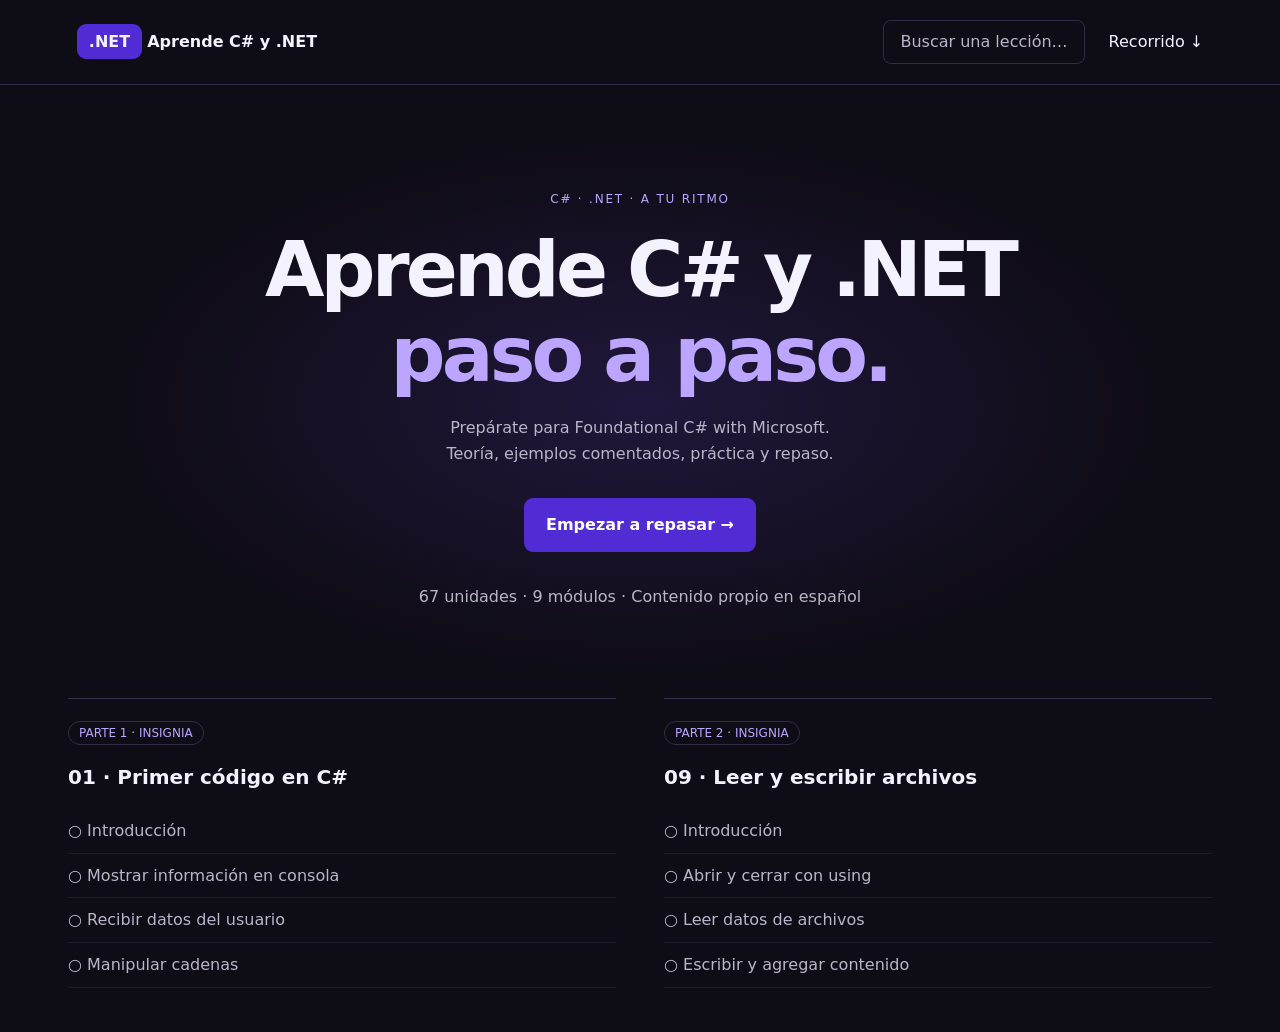
<file: design/aprende-csharp-dotnet/01-recorrido.html>
<!doctype html>
<html lang="es-EC">
<head>
<meta charset="utf-8">
<meta name="viewport" content="width=device-width, initial-scale=1">
<title>Recorrido por insignias · Aprende C# y .NET</title>
<style>
:root {
  color-scheme: dark;
  --brand: #512bd4;
  --accent: #bba5ff;
  --bg: #0e0c15;
  --panel: #181421;
  --text: #f5f2ff;
  --muted: #bbb5c9;
  --line: #342b47;
}
* { box-sizing: border-box; }
body { margin: 0; background: var(--bg); color: var(--text); font-family: system-ui, sans-serif; line-height: 1.6; }
a { color: inherit; text-decoration: none; }
a:focus-visible, button:focus-visible { outline: 3px solid var(--accent); outline-offset: 5px; }
header { padding: 20px 6%; border-bottom: 1px solid var(--line); display: flex; align-items: center; gap: 24px; }
.mark { background: var(--brand); padding: 8px 12px; border-radius: 9px; font-weight: 800; }
.search { color: var(--muted); padding: 8px 16px; border: 1px solid var(--line); border-radius: 8px; margin-left: auto; }
main { max-width: 1200px; margin: auto; padding: 28px; }
.hero { padding: 72px 0; text-align: center; background: radial-gradient(ellipse at center, #21173b, transparent 65%); }
.eyebrow { color: var(--accent); letter-spacing: .15em; font-size: 12px; text-transform: uppercase; }
h1 { font-size: clamp(42px, 6vw, 78px); line-height: 1.1; letter-spacing: -.05em; margin: 18px 0; }
h1 span { color: var(--accent); }
p { color: var(--muted); }
.cta { display: inline-block; background: var(--brand); color: white; padding: 14px 22px; border-radius: 9px; font-weight: 700; margin: 16px 0; }
.catalog { display: grid; grid-template-columns: 1fr 1fr; gap: 48px; }
.module { border-top: 1px solid var(--line); padding-top: 20px; }
h2 { font-size: 20px; } h3 { color: var(--accent); font-size: 17px; }
ul { list-style: none; padding: 0; }
li { border-bottom: 1px solid #201b2b; padding: 9px 0; color: var(--muted); }
li a:hover { color: var(--text); }
.badge { color: var(--accent); font-size: 12px; border: 1px solid var(--line); border-radius: 20px; padding: 4px 10px; }
pre { padding: 24px; background: #100c1a; border: 1px solid var(--line); border-radius: 12px; overflow: auto; }
.layout { display: grid; grid-template-columns: 260px 1fr; gap: 40px; }
footer { color: var(--muted); border-top: 1px solid var(--line); padding: 26px; font-size: 13px; }
@media(max-width:700px) { .catalog,.layout { grid-template-columns: 1fr; } .search { display:none; } .hero { padding:36px 0; } }
@media(prefers-reduced-motion:reduce) { * { scroll-behavior:auto; } }
</style>
</head>
<body id="inicio">
<header><a href="#inicio"><span class="mark">.NET</span> <strong>Aprende C# y .NET</strong></a><span class="search">Buscar una lección…</span><a href="#leccion">Recorrido ↓</a></header>
<main><section class="hero"><span class="eyebrow">C# · .NET · A TU RITMO</span><h1>Aprende C# y .NET<br><span>paso a paso.</span></h1><p>Prepárate para Foundational C# with Microsoft.<br>Teoría, ejemplos comentados, práctica y repaso.</p><a class="cta" href="#leccion">Empezar a repasar →</a><p>67 unidades · 9 módulos · Contenido propio en español</p></section><div class="catalog">
<section class="module"><span class="badge">PARTE 1 · INSIGNIA</span><h2>01 · Primer código en C#</h2><ul><li><a href="#leccion">○ Introducción</a></li><li><a href="#leccion">○ Mostrar información en consola</a></li><li><a href="#leccion">○ Recibir datos del usuario</a></li><li><a href="#leccion">○ Manipular cadenas</a></li></ul></section>
<section class="module"><span class="badge">PARTE 2 · INSIGNIA</span><h2>09 · Leer y escribir archivos</h2><ul><li><a href="#leccion">○ Introducción</a></li><li><a href="#leccion">○ Abrir y cerrar con using</a></li><li><a href="#leccion">○ Leer datos de archivos</a></li><li><a href="#leccion">○ Escribir y agregar contenido</a></li></ul></section></div></main>
</body>
</html>
</file>
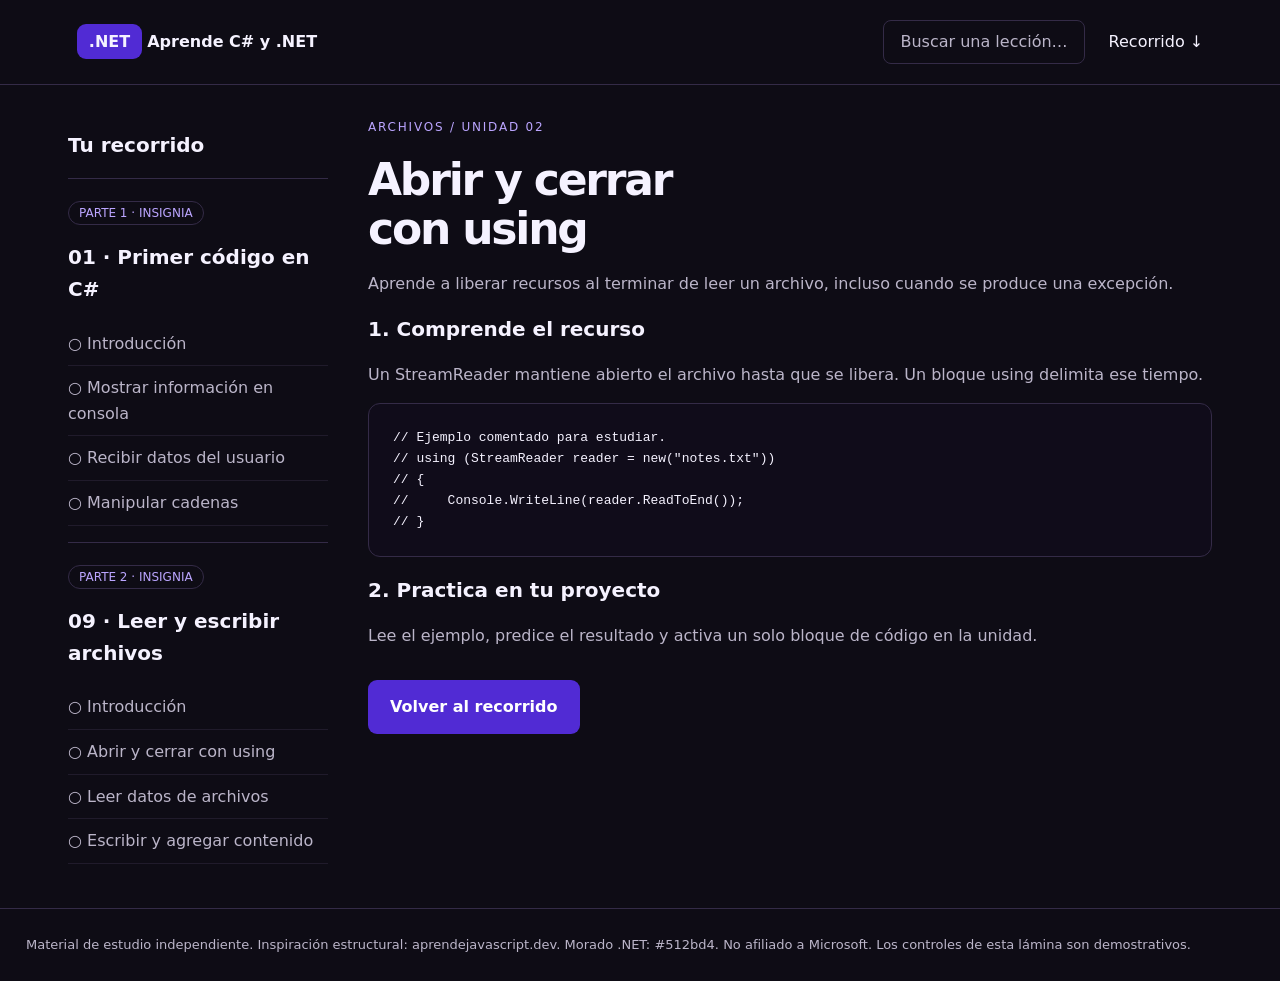
<file: design/aprende-csharp-dotnet/02-lector.html>
<!doctype html>
<html lang="es-EC">
<head>
<meta charset="utf-8">
<meta name="viewport" content="width=device-width, initial-scale=1">
<title>Lector enfocado · Aprende C# y .NET</title>
<style>
:root {
  color-scheme: dark;
  --brand: #512bd4;
  --accent: #bba5ff;
  --bg: #0e0c15;
  --panel: #181421;
  --text: #f5f2ff;
  --muted: #bbb5c9;
  --line: #342b47;
}
* { box-sizing: border-box; }
body { margin: 0; background: var(--bg); color: var(--text); font-family: system-ui, sans-serif; line-height: 1.6; }
a { color: inherit; text-decoration: none; }
a:focus-visible, button:focus-visible { outline: 3px solid var(--accent); outline-offset: 5px; }
header { padding: 20px 6%; border-bottom: 1px solid var(--line); display: flex; align-items: center; gap: 24px; }
.mark { background: var(--brand); padding: 8px 12px; border-radius: 9px; font-weight: 800; }
.search { color: var(--muted); padding: 8px 16px; border: 1px solid var(--line); border-radius: 8px; margin-left: auto; }
main { max-width: 1200px; margin: auto; padding: 28px; }
.hero { padding: 72px 0; text-align: center; background: radial-gradient(ellipse at center, #21173b, transparent 65%); }
.eyebrow { color: var(--accent); letter-spacing: .15em; font-size: 12px; text-transform: uppercase; }
h1 { font-size: clamp(42px, 6vw, 78px); line-height: 1.1; letter-spacing: -.05em; margin: 18px 0; }
h1 span { color: var(--accent); }
p { color: var(--muted); }
.cta { display: inline-block; background: var(--brand); color: white; padding: 14px 22px; border-radius: 9px; font-weight: 700; margin: 16px 0; }
.catalog { display: grid; grid-template-columns: 1fr 1fr; gap: 48px; }
.module { border-top: 1px solid var(--line); padding-top: 20px; }
h2 { font-size: 20px; } h3 { color: var(--accent); font-size: 17px; }
ul { list-style: none; padding: 0; }
li { border-bottom: 1px solid #201b2b; padding: 9px 0; color: var(--muted); }
li a:hover { color: var(--text); }
.badge { color: var(--accent); font-size: 12px; border: 1px solid var(--line); border-radius: 20px; padding: 4px 10px; }
pre { padding: 24px; background: #100c1a; border: 1px solid var(--line); border-radius: 12px; overflow: auto; }
.layout { display: grid; grid-template-columns: 260px 1fr; gap: 40px; }
footer { color: var(--muted); border-top: 1px solid var(--line); padding: 26px; font-size: 13px; }
@media(max-width:700px) { .catalog,.layout { grid-template-columns: 1fr; } .search { display:none; } .hero { padding:36px 0; } }
@media(prefers-reduced-motion:reduce) { * { scroll-behavior:auto; } }
</style>
</head>
<body id="inicio">
<header><a href="#inicio"><span class="mark">.NET</span> <strong>Aprende C# y .NET</strong></a><span class="search">Buscar una lección…</span><a href="#leccion">Recorrido ↓</a></header>
<main><div class="layout"><aside><h2>Tu recorrido</h2>
<section class="module"><span class="badge">PARTE 1 · INSIGNIA</span><h2>01 · Primer código en C#</h2><ul><li><a href="#leccion">○ Introducción</a></li><li><a href="#leccion">○ Mostrar información en consola</a></li><li><a href="#leccion">○ Recibir datos del usuario</a></li><li><a href="#leccion">○ Manipular cadenas</a></li></ul></section>
<section class="module"><span class="badge">PARTE 2 · INSIGNIA</span><h2>09 · Leer y escribir archivos</h2><ul><li><a href="#leccion">○ Introducción</a></li><li><a href="#leccion">○ Abrir y cerrar con using</a></li><li><a href="#leccion">○ Leer datos de archivos</a></li><li><a href="#leccion">○ Escribir y agregar contenido</a></li></ul></section></aside><article id="leccion"><span class="eyebrow">ARCHIVOS / UNIDAD 02</span><h1 style="font-size:44px">Abrir y cerrar<br>con using</h1><p>Aprende a liberar recursos al terminar de leer un archivo, incluso cuando se produce una excepción.</p><h2>1. Comprende el recurso</h2><p>Un StreamReader mantiene abierto el archivo hasta que se libera. Un bloque using delimita ese tiempo.</p><pre><code>// Ejemplo comentado para estudiar.
// using (StreamReader reader = new("notes.txt"))
// {
//     Console.WriteLine(reader.ReadToEnd());
// }</code></pre><h2>2. Practica en tu proyecto</h2><p>Lee el ejemplo, predice el resultado y activa un solo bloque de código en la unidad.</p><a class="cta" href="#inicio">Volver al recorrido</a></article></div></main>
<footer>Material de estudio independiente. Inspiración estructural: aprendejavascript.dev. Morado .NET: #512bd4. No afiliado a Microsoft. Los controles de esta lámina son demostrativos.</footer>
</body>
</html>
</file>
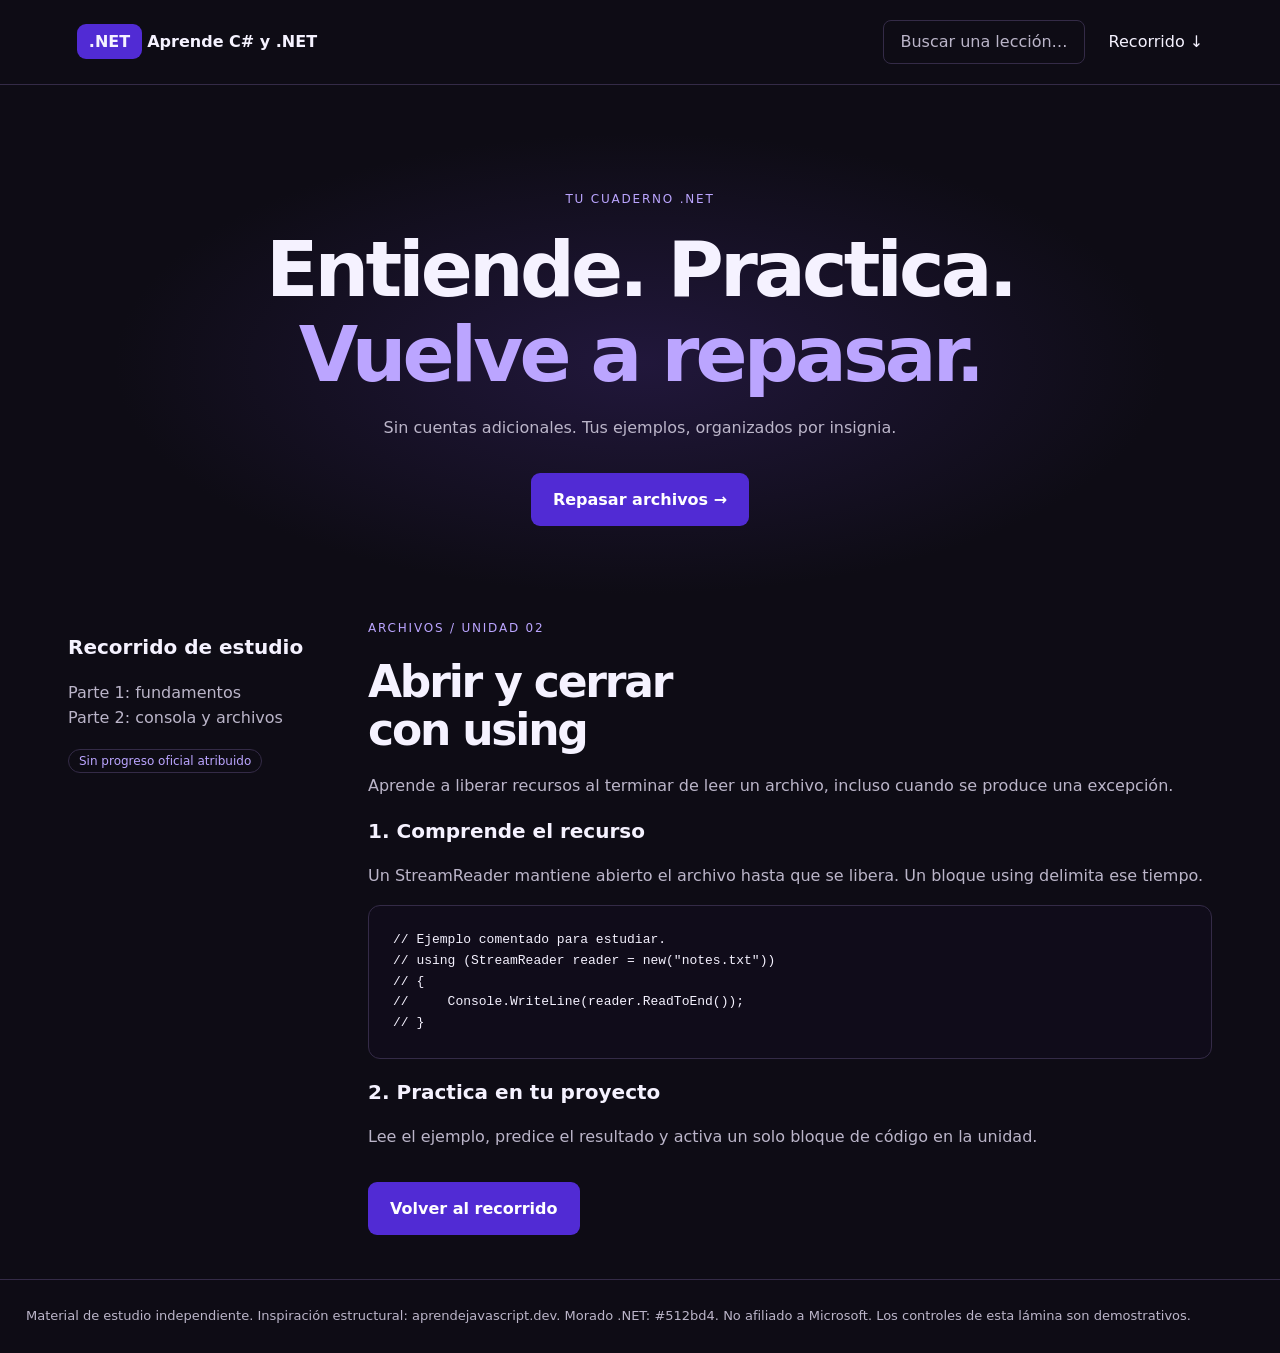
<file: design/aprende-csharp-dotnet/03-cuaderno.html>
<!doctype html>
<html lang="es-EC">
<head>
<meta charset="utf-8">
<meta name="viewport" content="width=device-width, initial-scale=1">
<title>Cuaderno de repaso · Aprende C# y .NET</title>
<style>
:root {
  color-scheme: dark;
  --brand: #512bd4;
  --accent: #bba5ff;
  --bg: #0e0c15;
  --panel: #181421;
  --text: #f5f2ff;
  --muted: #bbb5c9;
  --line: #342b47;
}
* { box-sizing: border-box; }
body { margin: 0; background: var(--bg); color: var(--text); font-family: system-ui, sans-serif; line-height: 1.6; }
a { color: inherit; text-decoration: none; }
a:focus-visible, button:focus-visible { outline: 3px solid var(--accent); outline-offset: 5px; }
header { padding: 20px 6%; border-bottom: 1px solid var(--line); display: flex; align-items: center; gap: 24px; }
.mark { background: var(--brand); padding: 8px 12px; border-radius: 9px; font-weight: 800; }
.search { color: var(--muted); padding: 8px 16px; border: 1px solid var(--line); border-radius: 8px; margin-left: auto; }
main { max-width: 1200px; margin: auto; padding: 28px; }
.hero { padding: 72px 0; text-align: center; background: radial-gradient(ellipse at center, #21173b, transparent 65%); }
.eyebrow { color: var(--accent); letter-spacing: .15em; font-size: 12px; text-transform: uppercase; }
h1 { font-size: clamp(42px, 6vw, 78px); line-height: 1.1; letter-spacing: -.05em; margin: 18px 0; }
h1 span { color: var(--accent); }
p { color: var(--muted); }
.cta { display: inline-block; background: var(--brand); color: white; padding: 14px 22px; border-radius: 9px; font-weight: 700; margin: 16px 0; }
.catalog { display: grid; grid-template-columns: 1fr 1fr; gap: 48px; }
.module { border-top: 1px solid var(--line); padding-top: 20px; }
h2 { font-size: 20px; } h3 { color: var(--accent); font-size: 17px; }
ul { list-style: none; padding: 0; }
li { border-bottom: 1px solid #201b2b; padding: 9px 0; color: var(--muted); }
li a:hover { color: var(--text); }
.badge { color: var(--accent); font-size: 12px; border: 1px solid var(--line); border-radius: 20px; padding: 4px 10px; }
pre { padding: 24px; background: #100c1a; border: 1px solid var(--line); border-radius: 12px; overflow: auto; }
.layout { display: grid; grid-template-columns: 260px 1fr; gap: 40px; }
footer { color: var(--muted); border-top: 1px solid var(--line); padding: 26px; font-size: 13px; }
@media(max-width:700px) { .catalog,.layout { grid-template-columns: 1fr; } .search { display:none; } .hero { padding:36px 0; } }
@media(prefers-reduced-motion:reduce) { * { scroll-behavior:auto; } }
</style>
</head>
<body id="inicio">
<header><a href="#inicio"><span class="mark">.NET</span> <strong>Aprende C# y .NET</strong></a><span class="search">Buscar una lección…</span><a href="#leccion">Recorrido ↓</a></header>
<main><section class="hero"><span class="eyebrow">TU CUADERNO .NET</span><h1>Entiende. Practica.<br><span>Vuelve a repasar.</span></h1><p>Sin cuentas adicionales. Tus ejemplos, organizados por insignia.</p><a class="cta" href="#leccion">Repasar archivos →</a></section><div class="layout"><aside><h2>Recorrido de estudio</h2><p>Parte 1: fundamentos<br>Parte 2: consola y archivos</p><span class="badge">Sin progreso oficial atribuido</span></aside><article id="leccion"><span class="eyebrow">ARCHIVOS / UNIDAD 02</span><h1 style="font-size:44px">Abrir y cerrar<br>con using</h1><p>Aprende a liberar recursos al terminar de leer un archivo, incluso cuando se produce una excepción.</p><h2>1. Comprende el recurso</h2><p>Un StreamReader mantiene abierto el archivo hasta que se libera. Un bloque using delimita ese tiempo.</p><pre><code>// Ejemplo comentado para estudiar.
// using (StreamReader reader = new("notes.txt"))
// {
//     Console.WriteLine(reader.ReadToEnd());
// }</code></pre><h2>2. Practica en tu proyecto</h2><p>Lee el ejemplo, predice el resultado y activa un solo bloque de código en la unidad.</p><a class="cta" href="#inicio">Volver al recorrido</a></article></div></main>
<footer>Material de estudio independiente. Inspiración estructural: aprendejavascript.dev. Morado .NET: #512bd4. No afiliado a Microsoft. Los controles de esta lámina son demostrativos.</footer>
</body>
</html>
</file>
